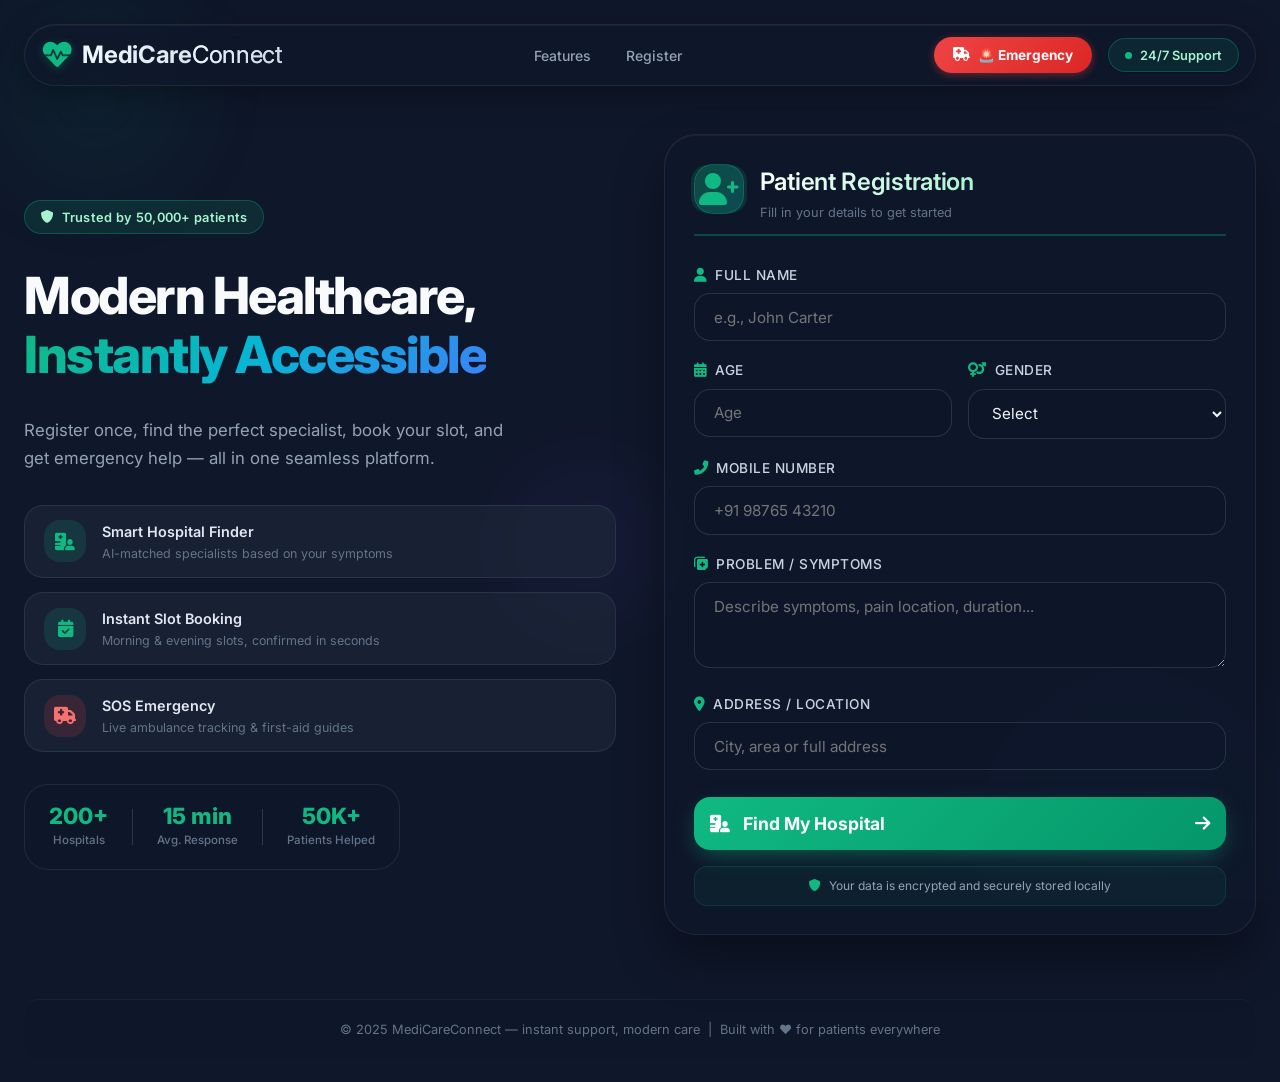
<file: index.html>
<!DOCTYPE html>
<html lang="en">
<head>
  <meta charset="UTF-8">
  <meta name="viewport" content="width=device-width, initial-scale=1.0, viewport-fit=cover">
  <title>MediCareConnect — Modern Healthcare, Instantly</title>
  <meta name="description" content="Find the nearest hospital, book appointments, and get emergency help instantly with MediCareConnect.">
  <!-- Preconnect to speed up external resources -->
  <link rel="preconnect" href="https://fonts.googleapis.com">
  <link rel="preconnect" href="https://fonts.gstatic.com" crossorigin>
  <link rel="preconnect" href="https://cdnjs.cloudflare.com">
  <link href="https://fonts.googleapis.com/css2?family=Inter:wght@400;500;600;700;800&display=swap" rel="stylesheet">
  <link rel="stylesheet" href="https://cdnjs.cloudflare.com/ajax/libs/font-awesome/6.0.0-beta3/css/all.min.css">
  <link rel="stylesheet" href="style.css">
  <link rel="stylesheet" href="enhancements.css">
</head>
<body>
  <!-- Ambient Background (3 orbs, GPU-composited) -->
  <div class="bg-particles" aria-hidden="true">
    <div class="particle p1"></div>
    <div class="particle p2"></div>
    <div class="particle p3"></div>
  </div>

  <div class="app-container">
    <!-- Header -->
    <header class="app-header anim-fade-down">
      <div class="logo">
        <i class="fas fa-heartbeat logo-pulse"></i>
        <span>MediCare<span class="light">Connect</span></span>
      </div>
      <nav class="header-nav">
        <a href="#features" class="nav-link">Features</a>
        <a href="#register" class="nav-link">Register</a>
      </nav>
      <div class="header-right">
        <a href="emergency.html" class="emergency-header-btn" id="emergencyBtn" onclick="localStorage.setItem('previous_page', 'index.html');">
          <i class="fas fa-ambulance"></i> 🚨 Emergency
        </a>
        <div class="header-badge">
          <span class="badge-dot"></span>24/7 Support
        </div>
      </div>
    </header>

    <!-- Welcome Banner (shown if user already registered) -->
    <div id="userLoggedInBanner" class="user-logged-banner" style="display: none;">
      <div class="banner-content">
        <i class="fas fa-check-circle"></i>
        <div>
          <strong>Welcome back, <span id="loggedUserName"></span>!</strong>
          <p>You're already registered. <a href="next.html" class="goto-hospitals-link">Click here to find hospitals</a> or update your info below.</p>
        </div>
        <button id="clearUserBtn" class="clear-user-btn">New User? Register Again</button>
      </div>
    </div>

    <!-- HERO + FORM split layout -->
    <main class="hero-split" id="register">
      <!-- Left: Hero Content -->
      <div class="hero-left anim-fade-right">
        <div class="hero-tag">
          <i class="fas fa-shield-alt"></i> Trusted by 50,000+ patients
        </div>
        <h1 class="hero-headline">
          Modern Healthcare,<br>
          <span class="gradient-text">Instantly Accessible</span>
        </h1>
        <p class="hero-subtitle">
          Register once, find the perfect specialist, book your slot, and get emergency help — all in one seamless platform.
        </p>

        <!-- Feature Pills -->
        <div class="feature-pills" id="features">
          <div class="pill">
            <span class="pill-icon"><i class="fas fa-hospital-user"></i></span>
            <div>
              <strong>Smart Hospital Finder</strong>
              <p>AI-matched specialists based on your symptoms</p>
            </div>
          </div>
          <div class="pill">
            <span class="pill-icon"><i class="fas fa-calendar-check"></i></span>
            <div>
              <strong>Instant Slot Booking</strong>
              <p>Morning & evening slots, confirmed in seconds</p>
            </div>
          </div>
          <div class="pill">
            <span class="pill-icon sos-icon"><i class="fas fa-ambulance"></i></span>
            <div>
              <strong>SOS Emergency</strong>
              <p>Live ambulance tracking & first-aid guides</p>
            </div>
          </div>
        </div>

        <!-- Hero Stats -->
        <div class="hero-stats">
          <div class="stat-item">
            <span class="stat-num">200+</span>
            <span class="stat-label">Hospitals</span>
          </div>
          <div class="stat-divider"></div>
          <div class="stat-item">
            <span class="stat-num">15 min</span>
            <span class="stat-label">Avg. Response</span>
          </div>
          <div class="stat-divider"></div>
          <div class="stat-item">
            <span class="stat-num">50K+</span>
            <span class="stat-label">Patients Helped</span>
          </div>
        </div>
      </div>

      <!-- Right: Registration Form Card -->
      <div class="hero-right anim-fade-left">
        <div class="card registration-card glass-card">
          <div class="card-header">
            <div class="card-header-icon">
              <i class="fas fa-user-plus"></i>
            </div>
            <div>
              <h2>Patient Registration</h2>
              <p class="card-subtitle">Fill in your details to get started</p>
            </div>
          </div>

          <form id="registrationForm" class="registration-form">
            <div class="input-group">
              <label for="fullName"><i class="fas fa-user"></i> Full Name</label>
              <div class="input-wrapper">
                <input type="text" id="fullName" placeholder="e.g., John Carter" autocomplete="off">
              </div>
            </div>

            <div class="input-row">
              <div class="input-group half">
                <label for="age"><i class="fas fa-calendar-alt"></i> Age</label>
                <div class="input-wrapper">
                  <input type="number" id="age" placeholder="Age" min="0" max="120">
                </div>
              </div>
              <div class="input-group half">
                <label for="gender"><i class="fas fa-venus-mars"></i> Gender</label>
                <div class="input-wrapper">
                  <select id="gender">
                    <option value="">Select</option>
                    <option value="Male">Male</option>
                    <option value="Female">Female</option>
                    <option value="Other">Other</option>
                  </select>
                </div>
              </div>
            </div>

            <div class="input-group">
              <label for="mobileNumber"><i class="fas fa-phone-alt"></i> Mobile Number</label>
              <div class="input-wrapper">
                <input type="tel" id="mobileNumber" placeholder="+91 98765 43210" autocomplete="off">
              </div>
            </div>

            <div class="input-group">
              <label for="symptoms"><i class="fas fa-notes-medical"></i> Problem / Symptoms</label>
              <div class="input-wrapper">
                <textarea id="symptoms" rows="3" placeholder="Describe symptoms, pain location, duration..."></textarea>
              </div>
            </div>

            <div class="input-group">
              <label for="address"><i class="fas fa-map-marker-alt"></i> Address / Location</label>
              <div class="input-wrapper">
                <input type="text" id="address" placeholder="City, area or full address" autocomplete="off">
              </div>
            </div>

            <button type="button" id="findHospitalBtn" class="btn-find-hospital">
              <i class="fas fa-hospital-user"></i>
              <span>Find My Hospital</span>
              <i class="fas fa-arrow-right btn-arrow"></i>
            </button>
          </form>

          <div class="form-note">
            <i class="fas fa-shield-alt"></i> Your data is encrypted and securely stored locally
          </div>
        </div>
      </div>
    </main>

    <footer class="app-footer">
      <p>© 2025 MediCareConnect — instant support, modern care &nbsp;|&nbsp; Built with ❤️ for patients everywhere</p>
    </footer>
  </div>

  <script src="script.js"></script>
</body>
</html>
</file>
<file: style.css>
/* style.css - Complete Modern Healthcare Web App */
* {
  margin: 0;
  padding: 0;
  box-sizing: border-box;
}

body {
  font-family: 'Inter', system-ui, -apple-system, 'Segoe UI', Roboto, 'Helvetica Neue', sans-serif;
  background: #0f172a;
  color: #e2e8f0;
  line-height: 1.5;
  min-height: 100vh;
  padding: 1.5rem;
}

html {
  scroll-behavior: smooth;
}

/* ========== COMMON CONTAINERS ========== */
.app-container {
  max-width: 1400px;
  margin: 0 auto;
  display: flex;
  flex-direction: column;
  gap: 2rem;
}

.app-wrapper {
  max-width: 1400px;
  margin: 0 auto;
  display: flex;
  flex-direction: column;
  gap: 1.8rem;
}

/* ========== HEADER STYLES (Common) ========== */
.app-header {
  display: flex;
  justify-content: space-between;
  align-items: center;
  padding: 0.75rem 1rem;
  background: rgba(30, 41, 59, 0.6);
  backdrop-filter: blur(8px);
  border-radius: 2rem;
  border: 1px solid rgba(71, 85, 105, 0.4);
  box-shadow: 0 8px 20px rgba(0, 0, 0, 0.2);
}

.dashboard-header {
  display: flex;
  justify-content: space-between;
  align-items: center;
  flex-wrap: wrap;
  gap: 1rem;
  background: rgba(30, 41, 59, 0.7);
  backdrop-filter: blur(12px);
  padding: 0.9rem 1.8rem;
  border-radius: 2rem;
  border: 1px solid rgba(51, 65, 85, 0.5);
  box-shadow: 0 8px 20px rgba(0, 0, 0, 0.2);
}

.logo {
  display: flex;
  align-items: center;
  gap: 0.6rem;
  font-size: 1.5rem;
  font-weight: 700;
  letter-spacing: -0.3px;
}

.logo i {
  color: #10b981;
  font-size: 1.8rem;
  filter: drop-shadow(0 2px 4px rgba(16, 185, 129, 0.3));
}

.logo span {
  background: linear-gradient(135deg, #f0f9ff 0%, #cbd5e1 100%);
  background-clip: text;
  -webkit-background-clip: text;
  color: transparent;
}

.light {
  font-weight: 400;
  color: #94a3b8;
  background: none;
  -webkit-background-clip: unset;
  background-clip: unset;
  color: #94a3b8;
}

.header-logo {
  display: flex;
  align-items: center;
  gap: 0.6rem;
  font-size: 1.5rem;
  font-weight: 700;
}

.header-logo i {
  color: #10b981;
  font-size: 1.8rem;
}

.header-logo span {
  background: linear-gradient(135deg, #ffffff, #a7f3d0);
  background-clip: text;
  -webkit-background-clip: text;
  color: transparent;
}

.header-badge {
  background: #1e293b;
  padding: 0.4rem 1rem;
  border-radius: 40px;
  font-size: 0.8rem;
  font-weight: 500;
  border: 1px solid #334155;
  box-shadow: 0 1px 2px rgba(0, 0, 0, 0.2);
}

.header-greeting {
  background: #0f172a;
  padding: 0.5rem 1.2rem;
  border-radius: 2rem;
  display: flex;
  align-items: center;
  gap: 0.6rem;
  font-weight: 500;
  border: 1px solid #334155;
}

.header-greeting i {
  color: #10b981;
  font-size: 1.2rem;
}

.header-right {
  display: flex;
  align-items: center;
  gap: 1rem;
}

.header-left {
  display: flex;
  align-items: center;
  gap: 1rem;
}

.back-home-btn {
  background: #1e293b;
  padding: 0.6rem 1.2rem;
  border-radius: 2rem;
  color: #cbd5e1;
  text-decoration: none;
  font-weight: 500;
  font-size: 0.9rem;
  transition: all 0.2s ease;
  display: inline-flex;
  align-items: center;
  gap: 0.6rem;
  border: 1px solid #334155;
}

.back-home-btn:hover {
  background: #10b981;
  color: white;
  border-color: #10b981;
  transform: translateY(-2px);
  box-shadow: 0 4px 12px rgba(16, 185, 129, 0.3);
}

/* ========== EMERGENCY BUTTON ========== */
.emergency-header-btn {
  background: linear-gradient(135deg, #ef4444, #dc2626);
  border: none;
  padding: 0.5rem 1.2rem;
  border-radius: 2rem;
  color: white;
  font-weight: 700;
  font-size: 0.85rem;
  cursor: pointer;
  transition: all 0.2s;
  display: flex;
  align-items: center;
  gap: 0.5rem;
  box-shadow: 0 2px 8px rgba(239, 68, 68, 0.4);
  animation: pulseRed 2s infinite;
}

.emergency-header-btn:hover {
  transform: scale(1.05);
  background: linear-gradient(135deg, #dc2626, #b91c1c);
  box-shadow: 0 4px 12px rgba(239, 68, 68, 0.6);
}

@keyframes pulseRed {
  0%, 100% { box-shadow: 0 2px 8px rgba(239, 68, 68, 0.4); }
  50% { box-shadow: 0 2px 16px rgba(239, 68, 68, 0.8); }
}

/* ========== MAIN CONTENT ========== */
.main-grid {
  display: grid;
  grid-template-columns: 1fr 1fr;
  gap: 2rem;
}

.main-centered {
  display: flex;
  justify-content: center;
  align-items: center;
  min-height: calc(100vh - 200px);
}

/* ========== CARDS ========== */
.card {
  background: #1e293b;
  border-radius: 2rem;
  padding: 1.8rem;
  transition: transform 0.25s ease, box-shadow 0.3s ease;
  box-shadow: 0 20px 35px -12px rgba(0, 0, 0, 0.4);
  border: 1px solid rgba(51, 65, 85, 0.6);
  backdrop-filter: blur(2px);
}

.card:hover {
  transform: translateY(-5px);
  box-shadow: 0 25px 40px -12px rgba(0, 0, 0, 0.5);
}

.registration-card {
  border-top: 5px solid #10b981;
  background: linear-gradient(145deg, #1e293b 0%, #0f172a 100%);
}

.centered-card {
  max-width: 750px;
  width: 100%;
  margin: 0 auto;
}

.card-header {
  display: flex;
  align-items: center;
  gap: 0.75rem;
  margin-bottom: 1.8rem;
  border-bottom: 2px solid rgba(16, 185, 129, 0.3);
  padding-bottom: 0.75rem;
}

.card-header i {
  font-size: 2rem;
  color: #10b981;
  background: rgba(16, 185, 129, 0.15);
  padding: 0.5rem;
  border-radius: 1rem;
}

.card-header h2 {
  font-size: 1.7rem;
  font-weight: 600;
  letter-spacing: -0.3px;
  background: linear-gradient(135deg, #ffffff, #a7f3d0);
  background-clip: text;
  -webkit-background-clip: text;
  color: transparent;
}

/* ========== FORMS ========== */
.registration-form {
  display: flex;
  flex-direction: column;
  gap: 1.2rem;
}

.input-group {
  display: flex;
  flex-direction: column;
  gap: 0.5rem;
}

.input-group label {
  font-size: 0.85rem;
  font-weight: 500;
  text-transform: uppercase;
  letter-spacing: 0.5px;
  color: #cbd5e1;
  display: flex;
  align-items: center;
  gap: 0.5rem;
}

.input-group label i {
  font-size: 0.9rem;
  color: #10b981;
}

.input-group input,
.input-group textarea,
.input-group select {
  background: #0f172a;
  border: 1px solid #334155;
  border-radius: 1.2rem;
  padding: 0.85rem 1.2rem;
  font-family: 'Inter', monospace;
  font-size: 0.95rem;
  color: #f1f5f9;
  transition: all 0.2s ease;
  outline: none;
  resize: vertical;
}

.input-group input:focus,
.input-group textarea:focus,
.input-group select:focus {
  border-color: #10b981;
  box-shadow: 0 0 0 3px rgba(16, 185, 129, 0.2);
  background: #0a0f1f;
}

.input-row {
  display: flex;
  gap: 1rem;
}

.input-group.half {
  flex: 1;
}

/* ========== BUTTONS ========== */
.btn-find-hospital {
  background: linear-gradient(95deg, #10b981, #059669);
  border: none;
  padding: 1rem;
  border-radius: 2rem;
  font-weight: 700;
  font-size: 1.1rem;
  color: white;
  display: flex;
  align-items: center;
  justify-content: center;
  gap: 0.7rem;
  cursor: pointer;
  transition: all 0.25s;
  margin-top: 0.5rem;
  box-shadow: 0 8px 16px -6px rgba(16, 185, 129, 0.3);
}

.btn-find-hospital:hover {
  background: linear-gradient(95deg, #059669, #047857);
  transform: scale(1.02);
  box-shadow: 0 12px 20px -8px rgba(16, 185, 129, 0.5);
}

.book-slot-btn {
  width: 100%;
  background: linear-gradient(95deg, #10b981, #059669);
  border: none;
  padding: 0.8rem;
  border-radius: 1.2rem;
  font-weight: 700;
  color: white;
  display: flex;
  align-items: center;
  justify-content: center;
  gap: 0.6rem;
  cursor: pointer;
  transition: all 0.2s;
  margin-top: 0.5rem;
  font-size: 0.9rem;
}

.book-slot-btn:hover {
  background: linear-gradient(95deg, #059669, #047857);
  transform: scale(1.02);
  box-shadow: 0 6px 12px rgba(16, 185, 129, 0.3);
}

.confirm-btn {
  width: 100%;
  background: #10b981;
  border: none;
  padding: 0.9rem;
  border-radius: 1.5rem;
  font-weight: 700;
  color: #0f172a;
  font-size: 1rem;
  cursor: pointer;
  transition: 0.2s;
  margin-top: 0.5rem;
}

.confirm-btn:hover {
  background: #34d399;
  transform: scale(1.01);
}

/* ========== USER SUMMARY ========== */
.user-summary {
  background: linear-gradient(135deg, #1e293b 0%, #0f172a 100%);
  border-radius: 1.5rem;
  padding: 1.2rem 1.8rem;
  display: flex;
  align-items: center;
  flex-wrap: wrap;
  gap: 1.5rem;
  border-left: 6px solid #10b981;
  box-shadow: 0 8px 18px rgba(0, 0, 0, 0.3);
}

.summary-icon {
  background: rgba(16, 185, 129, 0.15);
  padding: 0.8rem;
  border-radius: 1.2rem;
  font-size: 1.8rem;
  color: #10b981;
}

.summary-details {
  flex: 1;
  display: flex;
  flex-wrap: wrap;
  gap: 1.5rem;
}

.summary-details p {
  font-size: 0.95rem;
  background: #0f172a;
  padding: 0.4rem 1rem;
  border-radius: 2rem;
  display: inline-flex;
  gap: 0.5rem;
}

.summary-details strong {
  color: #cbd5e1;
}

.summary-badge {
  background: #10b981;
  color: #0f172a;
  padding: 0.4rem 1.2rem;
  border-radius: 2rem;
  font-weight: 700;
  font-size: 0.8rem;
  letter-spacing: 0.3px;
}

/* ========== ACTIVE BOOKING CARD ========== */
.active-booking-card {
  background: linear-gradient(135deg, #10b981 0%, #059669 100%);
  border-radius: 1.5rem;
  padding: 1.2rem;
  margin-bottom: 1rem;
  box-shadow: 0 8px 20px rgba(16, 185, 129, 0.3);
  animation: slideDown 0.4s ease;
}

@keyframes slideDown {
  from {
    opacity: 0;
    transform: translateY(-20px);
  }
  to {
    opacity: 1;
    transform: translateY(0);
  }
}

.booking-header {
  display: flex;
  align-items: center;
  gap: 0.8rem;
  margin-bottom: 1rem;
  padding-bottom: 0.8rem;
  border-bottom: 1px solid rgba(255, 255, 255, 0.2);
}

.booking-header i {
  font-size: 1.5rem;
  color: white;
}

.booking-header h3 {
  color: white;
  font-size: 1.1rem;
  margin: 0;
  flex: 1;
}

.booking-status {
  background: rgba(255, 255, 255, 0.2);
  padding: 0.3rem 0.8rem;
  border-radius: 2rem;
  font-size: 0.7rem;
  font-weight: 600;
  color: white;
}

.booking-details {
  display: grid;
  grid-template-columns: repeat(auto-fit, minmax(200px, 1fr));
  gap: 0.8rem;
  margin-bottom: 1rem;
}

.booking-info {
  display: flex;
  align-items: center;
  gap: 0.6rem;
  background: rgba(223, 15, 15, 0.1);
  padding: 0.6rem 1rem;
  border-radius: 1rem;
}

.booking-info i {
  color: white;
  font-size: 1rem;
}

.booking-info div {
  color: rgb(255, 255, 255);
  font-size: 0.85rem;
}

.booking-info strong {
  display: block;
  font-size: 0.7rem;
  opacity: 0.9;
  margin-bottom: 0.2rem;
}

#activeArrival,
.booking-info div:last-child,
.booking-info span {
  color: white !important;
}

.cancel-booking-btn {
  background: rgba(255, 255, 255, 0.2);
  border: 1px solid rgba(255, 255, 255, 0.3);
  padding: 0.6rem;
  border-radius: 1rem;
  color: white;
  font-weight: 600;
  cursor: pointer;
  transition: all 0.2s;
  width: 100%;
  display: flex;
  align-items: center;
  justify-content: center;
  gap: 0.5rem;
}

.cancel-booking-btn:hover {
  background: #ef4444;
  border-color: #ef4444;
}

/* ========== USER LOGGED BANNER ========== */
.user-logged-banner {
  background: linear-gradient(135deg, #10b981, #059669);
  border-radius: 1rem;
  padding: 1rem 1.5rem;
  margin-bottom: 1.5rem;
  animation: slideDown 0.4s ease;
}

.banner-content {
  display: flex;
  align-items: center;
  justify-content: space-between;
  flex-wrap: wrap;
  gap: 1rem;
}

.banner-content i {
  font-size: 2rem;
  color: white;
}

.banner-content div {
  flex: 1;
}

.banner-content strong {
  color: white;
  font-size: 1rem;
}

.banner-content p {
  color: rgba(255, 255, 255, 0.9);
  font-size: 0.85rem;
  margin-top: 0.2rem;
}

.goto-hospitals-link {
  color: white;
  font-weight: 700;
  text-decoration: underline;
  cursor: pointer;
}

.clear-user-btn {
  background: rgba(255, 255, 255, 0.2);
  border: 1px solid rgba(255, 255, 255, 0.3);
  padding: 0.5rem 1rem;
  border-radius: 2rem;
  color: white;
  cursor: pointer;
  transition: all 0.2s;
  font-size: 0.8rem;
}

.clear-user-btn:hover {
  background: #ef4444;
  border-color: #ef4444;
}

/* ========== HOSPITAL GRID & CARDS ========== */
.hospitals-grid {
  display: grid;
  grid-template-columns: repeat(auto-fill, minmax(350px, 1fr));
  gap: 1.5rem;
  padding: 1rem 0;
  min-height: 400px;
}

.hospital-card {
  background: #1e293b;
  border-radius: 1.5rem;
  overflow: hidden;
  transition: transform 0.3s ease, box-shadow 0.3s ease;
  box-shadow: 0 4px 6px rgba(0, 0, 0, 0.1);
  border: 1px solid rgba(51, 65, 85, 0.6);
}

.hospital-card:hover {
  transform: translateY(-5px);
  box-shadow: 0 8px 15px rgba(0, 0, 0, 0.2);
  border-color: rgba(16, 185, 129, 0.4);
}

.card-img {
  position: relative;
  height: 180px;
  overflow: hidden;
}

.card-img img {
  width: 100%;
  height: 100%;
  object-fit: cover;
  transition: transform 0.3s ease;
}

.hospital-card:hover .card-img img {
  transform: scale(1.05);
}

.card-badge {
  position: absolute;
  top: 12px;
  right: 12px;
  background: rgba(0, 0, 0, 0.7);
  backdrop-filter: blur(4px);
  padding: 0.3rem 0.8rem;
  border-radius: 30px;
  font-size: 0.7rem;
  font-weight: 600;
  color: white;
  display: flex;
  align-items: center;
  gap: 5px;
}

.card-content {
  padding: 1.2rem;
}

.hospital-name {
  font-size: 1.2rem;
  font-weight: 700;
  display: flex;
  justify-content: space-between;
  align-items: center;
  margin-bottom: 0.5rem;
  color: white;
}

.hospital-name i {
  color: #10b981;
  font-size: 1rem;
}

.specialty {
  display: inline-block;
  background: rgba(16, 185, 129, 0.2);
  color: #a7f3d0;
  padding: 0.2rem 0.8rem;
  border-radius: 20px;
  font-size: 0.7rem;
  margin-bottom: 0.8rem;
}

.distance {
  display: flex;
  align-items: center;
  gap: 0.5rem;
  font-size: 0.85rem;
  color: #94a3b8;
  margin-bottom: 0.5rem;
}

.distance i {
  color: #10b981;
  width: 18px;
}

.timings-info {
  display: flex;
  align-items: center;
  gap: 0.5rem;
  font-size: 0.75rem;
  color: #10b981;
  margin: 0.5rem 0;
  padding: 0.3rem 0;
  border-top: 1px solid #334155;
  border-bottom: 1px solid #334155;
}

.availability {
  display: flex;
  align-items: center;
  gap: 0.5rem;
  font-size: 0.85rem;
  margin: 0.7rem 0;
  font-weight: 500;
}

.availability.available {
  color: #34d399;
}

.availability.busy {
  color: #f87171;
}

.loading-state {
  text-align: center;
  padding: 3rem;
  background: #1e293b;
  border-radius: 2rem;
  grid-column: 1 / -1;
}

/* ========== FILTER & REFINE SECTIONS ========== */
.filter-info {
  background: rgba(16, 185, 129, 0.1);
  padding: 0.7rem 1.2rem;
  border-radius: 2rem;
  font-size: 0.85rem;
  display: flex;
  align-items: center;
  gap: 0.7rem;
  width: fit-content;
  backdrop-filter: blur(4px);
}

.filter-info i {
  color: #10b981;
}

.refine-section {
  margin: 0.5rem 0 1rem 0;
  text-align: center;
}

.refine-btn {
  background: linear-gradient(135deg, #10b981, #059669);
  border: none;
  padding: 0.8rem 1.5rem;
  border-radius: 2rem;
  color: white;
  font-weight: 700;
  cursor: pointer;
  transition: all 0.2s;
  display: inline-flex;
  align-items: center;
  gap: 0.8rem;
  font-size: 0.95rem;
}

.refine-btn:hover {
  transform: scale(1.02);
  box-shadow: 0 6px 14px rgba(16, 185, 129, 0.4);
}

.update-symptoms-section {
  margin: 0.5rem 0 1rem 0;
  text-align: center;
}

.update-symptoms-btn {
  background: linear-gradient(135deg, #3b82f6, #2563eb);
  border: none;
  padding: 0.8rem 1.5rem;
  border-radius: 2rem;
  color: white;
  font-weight: 700;
  cursor: pointer;
  transition: all 0.2s;
  display: inline-flex;
  align-items: center;
  gap: 0.8rem;
  font-size: 0.95rem;
}

.update-symptoms-btn:hover {
  transform: scale(1.02);
  background: linear-gradient(135deg, #2563eb, #1d4ed8);
  box-shadow: 0 6px 14px rgba(59, 130, 246, 0.4);
}

.problem-hint {
  margin-top: 0.5rem;
  font-size: 0.8rem;
  color: #10b981;
  font-style: italic;
}

/* ========== MODALS ========== */
.modal {
  display: none;
  position: fixed;
  top: 0;
  left: 0;
  width: 100%;
  height: 100%;
  background: rgba(0, 0, 0, 0.8);
  backdrop-filter: blur(8px);
  z-index: 1000;
  align-items: center;
  justify-content: center;
}

.modal-content {
  background: #1e293b;
  border-radius: 2rem;
  width: 90%;
  max-width: 480px;
  animation: modalFadeIn 0.3s ease;
  box-shadow: 0 30px 40px rgba(0, 0, 0, 0.5);
  border: 1px solid #334155;
}

.modal-large {
  max-width: 700px !important;
  width: 90% !important;
}

@keyframes modalFadeIn {
  from {
    opacity: 0;
    transform: scale(0.95);
  }
  to {
    opacity: 1;
    transform: scale(1);
  }
}

.modal-header {
  display: flex;
  justify-content: space-between;
  align-items: center;
  padding: 1.2rem 1.5rem;
  border-bottom: 1px solid #334155;
}

.modal-header h3 {
  display: flex;
  align-items: center;
  gap: 0.6rem;
  color: #10b981;
}

.close-modal {
  font-size: 2rem;
  cursor: pointer;
  transition: 0.2s;
  color: #94a3b8;
}

.close-modal:hover {
  color: #ef4444;
}

.modal-body {
  padding: 1.5rem;
}

/* ========== EMERGENCY MODAL ========== */
.emergency-modal {
  display: none;
  position: fixed;
  top: 0;
  left: 0;
  width: 100%;
  height: 100%;
  background: rgba(0, 0, 0, 0.9);
  backdrop-filter: blur(8px);
  z-index: 10000;
  align-items: center;
  justify-content: center;
}

.emergency-modal-content {
  background: #1e293b;
  border-radius: 2rem;
  max-width: 500px;
  width: 90%;
  animation: modalFadeIn 0.3s ease;
  border: 2px solid #ef4444;
}

.emergency-modal-header {
  display: flex;
  align-items: center;
  gap: 1rem;
  padding: 1.5rem;
  background: #ef4444;
  border-radius: 2rem 2rem 0 0;
  color: white;
}

.emergency-modal-header i {
  font-size: 2rem;
}

.emergency-modal-header h2 {
  flex: 1;
  margin: 0;
}

.close-emergency, .close-emergency2 {
  font-size: 2rem;
  cursor: pointer;
  transition: 0.2s;
}

.close-emergency:hover, .close-emergency2:hover {
  color: #0f172a;
}

.emergency-modal-body {
  padding: 1.5rem;
}

.emergency-actions-modal {
  display: flex;
  gap: 1rem;
  margin: 1.5rem 0;
}

.emergency-modal-btn {
  flex: 1;
  background: #ef4444;
  border: none;
  padding: 1rem;
  border-radius: 1rem;
  color: white;
  font-weight: 700;
  cursor: pointer;
  transition: all 0.2s;
  display: flex;
  align-items: center;
  justify-content: center;
  gap: 0.5rem;
}

.emergency-modal-btn:hover {
  background: #dc2626;
  transform: scale(1.02);
}

.warning-text-modal {
  text-align: center;
  color: #f87171;
  font-size: 0.85rem;
  margin-top: 1rem;
}

/* ========== SLOT BOOKING SECTIONS ========== */
.hospital-info-section {
  display: flex;
  align-items: center;
  gap: 1rem;
  background: #0f172a;
  padding: 1rem;
  border-radius: 1rem;
  margin-bottom: 1.5rem;
}

.hospital-info-section i {
  font-size: 2rem;
  color: #10b981;
}

.modal-hospital-name {
  font-size: 1.1rem;
  font-weight: 700;
  color: #e2e8f0;
  margin-bottom: 0.2rem;
}

.modal-hospital-type {
  font-size: 0.8rem;
  color: #10b981;
}

.date-selector {
  margin-bottom: 1.5rem;
}

.date-selector label {
  display: flex;
  align-items: center;
  gap: 0.5rem;
  font-size: 0.9rem;
  font-weight: 600;
  color: #cbd5e1;
  margin-bottom: 0.5rem;
}

.date-input {
  background: #0f172a;
  border: 1px solid #334155;
  padding: 0.7rem 1rem;
  border-radius: 1rem;
  color: #e2e8f0;
  font-family: 'Inter', sans-serif;
  width: 100%;
  cursor: pointer;
}

.date-input:focus {
  outline: none;
  border-color: #10b981;
}

.slot-sections {
  display: flex;
  flex-direction: column;
  gap: 1.5rem;
  margin-bottom: 1.5rem;
  max-height: 400px;
  overflow-y: auto;
}

.slot-section {
  background: #0f172a;
  border-radius: 1rem;
  padding: 1rem;
}

.section-title {
  display: flex;
  align-items: center;
  gap: 0.6rem;
  margin-bottom: 1rem;
  padding-bottom: 0.5rem;
  border-bottom: 2px solid #334155;
}

.section-title i {
  font-size: 1.2rem;
}

.section-title span {
  font-weight: 700;
  font-size: 1rem;
}

.section-title small {
  font-size: 0.7rem;
  color: #94a3b8;
  margin-left: auto;
}

.slot-group {
  display: grid;
  grid-template-columns: repeat(auto-fill, minmax(140px, 1fr));
  gap: 0.8rem;
}

.slot-option-card {
  background: #1e293b;
  border: 2px solid #334155;
  border-radius: 0.8rem;
  padding: 0.8rem;
  cursor: pointer;
  transition: all 0.2s;
  text-align: center;
  position: relative;
}

.slot-option-card:hover:not(.disabled) {
  border-color: #10b981;
  transform: translateY(-2px);
}

.slot-option-card.selected {
  border-color: #10b981;
  background: rgba(16, 185, 129, 0.2);
  box-shadow: 0 0 0 2px rgba(16, 185, 129, 0.3);
  transform: scale(1.02);
}

.slot-option-card.disabled {
  opacity: 0.4;
  cursor: not-allowed;
  filter: grayscale(0.3);
}

.slot-option-card.disabled:hover {
  transform: none;
  border-color: #334155;
}

.slot-time {
  font-weight: 700;
  font-size: 0.9rem;
  color: #f1f4f2;
  display: block;
  margin-bottom: 0.3rem;
}

.slot-availability {
  font-size: 0.7rem;
  display: block;
}

.no-slots {
  text-align: center;
  padding: 1.5rem;
  color: #f87171;
  font-size: 0.85rem;
  background: rgba(239, 68, 68, 0.1);
  border-radius: 0.8rem;
}

/* Custom scrollbar */
.slot-sections::-webkit-scrollbar {
  width: 6px;
}

.slot-sections::-webkit-scrollbar-track {
  background: #0f172a;
  border-radius: 10px;
}

.slot-sections::-webkit-scrollbar-thumb {
  background: #10b981;
  border-radius: 10px;
}

/* ========== TOAST MESSAGE ========== */
.toast-message {
  position: fixed;
  bottom: 30px;
  left: 50%;
  transform: translateX(-50%) scale(0.9);
  background: #10b981;
  color: #0f172a;
  padding: 1rem 2rem;
  border-radius: 2rem;
  font-weight: 700;
  box-shadow: 0 15px 30px rgba(0, 0, 0, 0.3);
  z-index: 1100;
  opacity: 0;
  transition: 0.2s;
  pointer-events: none;
  text-align: center;
  max-width: 90%;
  backdrop-filter: blur(8px);
}

.toast-message.show {
  opacity: 1;
  transform: translateX(-50%) scale(1);
}

/* ========== FOOTER ========== */
.app-footer {
  text-align: center;
  margin-top: 1rem;
  font-size: 0.8rem;
  color: #64748b;
  padding: 1rem;
  border-top: 1px solid #1e293b;
}

/* ========== RESPONSIVE DESIGN ========== */
@media (max-width: 880px) {
  .main-grid {
    grid-template-columns: 1fr;
    gap: 1.5rem;
  }
  
  body {
    padding: 1rem;
  }
  
  .card {
    padding: 1.4rem;
  }
  
  .card-header h2 {
    font-size: 1.4rem;
  }
}

@media (max-width: 768px) {
  body {
    padding: 1rem;
  }
  
  .dashboard-header {
    flex-direction: column;
    align-items: stretch;
    text-align: center;
  }
  
  .user-summary {
    flex-direction: column;
    align-items: flex-start;
  }
  
  .summary-details {
    flex-direction: column;
    gap: 0.5rem;
  }
  
  .hospitals-grid {
    grid-template-columns: 1fr;
  }
  
  .modal-content {
    width: 95%;
  }
  
  .header-right {
    justify-content: space-between;
  }
  
  .main-centered {
    min-height: calc(100vh - 250px);
  }
}

@media (max-width: 640px) {
  .input-row {
    flex-direction: column;
    gap: 1rem;
  }
  
  .slot-group {
    grid-template-columns: 1fr;
  }
  
  .booking-details {
    grid-template-columns: 1fr;
  }
  
  .modal-large {
    max-width: 95% !important;
  }
  
  .emergency-header-btn {
    padding: 0.4rem 0.8rem;
    font-size: 0.75rem;
  }
  
  .banner-content {
    flex-direction: column;
    text-align: center;
  }
}

@media (max-width: 480px) {
  .app-header {
    flex-direction: column;
    gap: 0.5rem;
    align-items: flex-start;
  }
  
  .btn-find-hospital {
    font-size: 1rem;
  }
}

/* ========== UTILITIES ========== */
button {
  cursor: pointer;
  font-family: 'Inter', sans-serif;
}

button:focus-visible,
input:focus-visible,
textarea:focus-visible,
select:focus-visible {
  outline: 2px solid #10b981;
  outline-offset: 2px;
}

.form-note {
  font-size: 0.75rem;
  text-align: center;
  margin-top: 1.2rem;
  color: #94a3b8;
  display: flex;
  align-items: center;
  justify-content: center;
  gap: 0.5rem;
}

.form-note i {
  color: #10b981;
}

/* Remove underline from emergency button link */
.emergency-header-btn {
    text-decoration: none;
}

/* Also add this to ensure no underline on hover */
.emergency-header-btn:hover {
    text-decoration: none;
}
/* Navigation button styles */
.navigate-btn {
    background: #3b82f6;
    border: none;
    border-radius: 1.2rem;
    color: white;
    cursor: pointer;
    transition: all 0.2s;
    padding: 0.8rem;
    font-weight: 600;
    display: flex;
    align-items: center;
    justify-content: center;
    gap: 0.5rem;
}

.navigate-btn:hover {
    background: #2563eb;
    transform: scale(1.02);
}

.navigate-booking-btn {
    background: #3b82f6;
    border: none;
    border-radius: 1rem;
    padding: 0.6rem;
    color: white;
    font-weight: 600;
    cursor: pointer;
    transition: all 0.2s;
    display: flex;
    align-items: center;
    justify-content: center;
    gap: 0.5rem;
}

.navigate-booking-btn:hover {
    background: #2563eb;
    transform: scale(1.02);
}
/* Navigation button in active booking card */
.navigate-booking-btn {
    background: linear-gradient(135deg, #3b82f6, #2563eb);
    border: none;
    border-radius: 1rem;
    padding: 0.7rem;
    color: white;
    font-weight: 600;
    cursor: pointer;
    transition: all 0.2s;
    display: flex;
    align-items: center;
    justify-content: center;
    gap: 0.5rem;
    font-size: 0.9rem;
}

.navigate-booking-btn:hover {
    background: linear-gradient(135deg, #2563eb, #1d4ed8);
    transform: translateY(-2px);
    box-shadow: 0 4px 12px rgba(59, 130, 246, 0.4);
}


/* Toast notification styling */
#customToast {
    position: fixed;
    bottom: 30px;
    left: 50%;
    transform: translateX(-50%) scale(0.9);
    background: #10b981;
    color: #0f172a;
    padding: 1rem 2rem;
    border-radius: 2rem;
    font-weight: 700;
    box-shadow: 0 15px 30px rgba(0, 0, 0, 0.3);
    z-index: 10000;
    opacity: 0;
    transition: 0.3s;
    pointer-events: none;
    text-align: center;
    max-width: 90%;
    font-size: 0.9rem;
    font-family: 'Inter', sans-serif;
}

.update-symptoms-btn {
    background: linear-gradient(135deg, #3b82f6, #2563eb);
    border: none;
    padding: 0.8rem 1.5rem;
    border-radius: 2rem;
    color: white;
    font-weight: 700;
    cursor: pointer;
    transition: all 0.2s;
    display: inline-flex;
    align-items: center;
    gap: 0.8rem;
    font-size: 0.95rem;
    margin-top: 0.5rem;
}

.update-symptoms-btn:hover {
    transform: scale(1.02);
    background: linear-gradient(135deg, #2563eb, #1d4ed8);
    box-shadow: 0 6px 14px rgba(59, 130, 246, 0.4);
}

/* Navigation button styles */
.navigate-btn {
    background: #3b82f6;
    border: none;
    border-radius: 1.2rem;
    color: white;
    cursor: pointer;
    transition: all 0.2s;
    padding: 0.8rem;
    font-weight: 600;
    display: flex;
    align-items: center;
    justify-content: center;
    gap: 5px;
}

.navigate-btn:hover {
    background: #2563eb;
    transform: scale(1.02);
    box-shadow: 0 4px 12px rgba(59, 130, 246, 0.4);
}

/* Book slot button */
.book-slot-btn {
    background: linear-gradient(95deg, #10b981, #059669);
    border: none;
    padding: 0.8rem;
    border-radius: 1.2rem;
    font-weight: 700;
    color: white;
    display: flex;
    align-items: center;
    justify-content: center;
    gap: 0.6rem;
    cursor: pointer;
    transition: all 0.2s;
    font-size: 0.9rem;
}

.book-slot-btn:hover {
    background: linear-gradient(95deg, #059669, #047857);
    transform: scale(1.02);
}

/* ========== CANCEL BOOKING BUTTON RED HOVER EFFECT ========== */
.cancel-booking-btn,
#cancelBookingBtn {
    background: rgba(222, 229, 224, 0.15) !important;
    border: 1px solid rgba(255, 255, 255, 0.3) !important;
    padding: 0.7rem 1rem !important;
    border-radius: 1rem !important;
    color: #f7f5f5 !important;
    font-weight: 600 !important;
    cursor: pointer !important;
    transition: all 0.3s ease !important;
    width: 100% !important;
    display: flex !important;
    align-items: center !important;
    justify-content: center !important;
    gap: 0.6rem !important;
    font-size: 0.9rem !important;
}

.cancel-booking-btn:hover,
#cancelBookingBtn:hover {
    background: #ef4444 !important;
    border-color: #ef4444 !important;
    color: white !important;
    transform: translateY(-2px) !important;
    box-shadow: 0 6px 20px rgba(239, 68, 68, 0.5) !important;
}
</file>
<file: enhancements.css>
/* ==============================================
   ENHANCEMENTS.CSS — Premium MediCareConnect UI
   ============================================== */

/* ========== BACKGROUND PARTICLES ========== */
.bg-particles {
  position: fixed;
  top: 0; left: 0;
  width: 100%; height: 100%;
  pointer-events: none;
  z-index: 0;
  overflow: hidden;
}

.particle {
  position: absolute;
  border-radius: 50%;
  opacity: 0.06;
  /* Promote to own compositor layer — prevents repaints */
  will-change: transform;
  transform: translateZ(0);
  animation: floatParticle linear infinite;
}

/* Only 3 particles now */
.p1 { width: 350px; height: 350px; background: radial-gradient(circle, #10b981, transparent 70%); top: -80px; left: -80px; animation-duration: 25s; }
.p2 { width: 450px; height: 450px; background: radial-gradient(circle, #3b82f6, transparent 70%); bottom: -150px; right: -80px; animation-duration: 32s; animation-delay: -10s; }
.p3 { width: 280px; height: 280px; background: radial-gradient(circle, #8b5cf6, transparent 70%); top: 45%; left: 35%; animation-duration: 28s; animation-delay: -6s; }

@keyframes floatParticle {
  /* Only translate — far cheaper than scale */
  0%   { transform: translateZ(0) translateY(0); }
  50%  { transform: translateZ(0) translateY(-30px); }
  100% { transform: translateZ(0) translateY(0); }
}

/* Ensure content is above particles */
.app-container {
  position: relative;
  z-index: 1;
}

/* ========== ENTRANCE ANIMATIONS ========== */
@keyframes fadeDown {
  from { opacity: 0; transform: translateY(-24px); }
  to { opacity: 1; transform: translateY(0); }
}
@keyframes fadeRight {
  from { opacity: 0; transform: translateX(-40px); }
  to { opacity: 1; transform: translateX(0); }
}
@keyframes fadeLeft {
  from { opacity: 0; transform: translateX(40px); }
  to { opacity: 1; transform: translateX(0); }
}
@keyframes fadeUp {
  from { opacity: 0; transform: translateY(30px); }
  to { opacity: 1; transform: translateY(0); }
}

.anim-fade-down { animation: fadeDown 0.6s ease both; }
.anim-fade-right { animation: fadeRight 0.7s ease 0.1s both; }
.anim-fade-left { animation: fadeLeft 0.7s ease 0.2s both; }
.anim-fade-up { animation: fadeUp 0.6s ease 0.3s both; }

/* ========== HEADER ENHANCEMENTS ========== */
.app-header {
  background: rgba(15, 23, 42, 0.7) !important;
  backdrop-filter: blur(20px) !important;
  -webkit-backdrop-filter: blur(20px) !important;
  border: 1px solid rgba(71, 85, 105, 0.3) !important;
  box-shadow: 0 8px 32px rgba(0, 0, 0, 0.3), inset 0 1px 0 rgba(255,255,255,0.05) !important;
}

.logo-pulse {
  /* Use filter only — much lighter than scale on text */
  animation: logoPulse 3s ease-in-out infinite;
  will-change: filter;
}
@keyframes logoPulse {
  0%, 100% { filter: drop-shadow(0 0 4px rgba(16, 185, 129, 0.4)); }
  50%       { filter: drop-shadow(0 0 12px rgba(16, 185, 129, 0.85)); }
}

.header-nav {
  display: flex;
  gap: 0.2rem;
  align-items: center;
}

.nav-link {
  color: #94a3b8;
  text-decoration: none;
  font-size: 0.875rem;
  font-weight: 500;
  padding: 0.4rem 1rem;
  border-radius: 2rem;
  transition: all 0.2s ease;
}
.nav-link:hover {
  color: #e2e8f0;
  background: rgba(255, 255, 255, 0.07);
}

.header-badge {
  display: flex;
  align-items: center;
  gap: 0.5rem;
  background: rgba(16, 185, 129, 0.1) !important;
  border: 1px solid rgba(16, 185, 129, 0.3) !important;
  color: #a7f3d0 !important;
  font-weight: 600;
}

.badge-dot {
  width: 7px; height: 7px;
  background: #10b981;
  border-radius: 50%;
  display: inline-block;
  box-shadow: 0 0 0 0 rgba(16, 185, 129, 0.5);
  animation: dotPulse 2s infinite;
}
@keyframes dotPulse {
  0% { box-shadow: 0 0 0 0 rgba(16, 185, 129, 0.5); }
  70% { box-shadow: 0 0 0 6px rgba(16, 185, 129, 0); }
  100% { box-shadow: 0 0 0 0 rgba(16, 185, 129, 0); }
}

/* ========== HERO SPLIT LAYOUT ========== */
.hero-split {
  display: grid;
  grid-template-columns: 1fr 1fr;
  gap: 3rem;
  align-items: center;
  min-height: calc(100vh - 120px);
  padding: 1rem 0;
}

/* ========== HERO LEFT ========== */
.hero-left {
  display: flex;
  flex-direction: column;
  gap: 2rem;
}

.hero-tag {
  display: inline-flex;
  align-items: center;
  gap: 0.5rem;
  background: rgba(16, 185, 129, 0.12);
  border: 1px solid rgba(16, 185, 129, 0.3);
  color: #a7f3d0;
  font-size: 0.8rem;
  font-weight: 600;
  padding: 0.4rem 1rem;
  border-radius: 2rem;
  width: fit-content;
  letter-spacing: 0.3px;
}

.hero-headline {
  font-size: clamp(2.2rem, 4vw, 3.5rem);
  font-weight: 800;
  line-height: 1.15;
  letter-spacing: -1.5px;
  color: #f8fafc;
}

.gradient-text {
  background: linear-gradient(135deg, #10b981 0%, #06b6d4 50%, #3b82f6 100%);
  background-clip: text;
  -webkit-background-clip: text;
  color: transparent;
  /* Static gradient — no animation, much cheaper */
}

.hero-subtitle {
  font-size: 1.05rem;
  color: #94a3b8;
  line-height: 1.7;
  max-width: 480px;
}

/* ========== FEATURE PILLS ========== */
.feature-pills {
  display: flex;
  flex-direction: column;
  gap: 0.9rem;
}

.pill {
  display: flex;
  align-items: center;
  gap: 1rem;
  background: rgba(30, 41, 59, 0.6);
  border: 1px solid rgba(51, 65, 85, 0.6);
  border-radius: 1.2rem;
  padding: 0.9rem 1.2rem;
  backdrop-filter: blur(8px);
  transition: all 0.25s ease;
  cursor: default;
}
.pill:hover {
  border-color: rgba(16, 185, 129, 0.4);
  background: rgba(16, 185, 129, 0.07);
  transform: translateX(6px);
}

.pill-icon {
  width: 42px; height: 42px;
  background: rgba(16, 185, 129, 0.15);
  border-radius: 1rem;
  display: flex;
  align-items: center;
  justify-content: center;
  color: #10b981;
  font-size: 1.1rem;
  flex-shrink: 0;
  transition: all 0.25s;
}
.pill:hover .pill-icon {
  background: rgba(16, 185, 129, 0.25);
  transform: scale(1.1);
}
.sos-icon {
  background: rgba(239, 68, 68, 0.15) !important;
  color: #f87171 !important;
}
.pill:hover .sos-icon {
  background: rgba(239, 68, 68, 0.25) !important;
}

.pill div strong {
  display: block;
  font-size: 0.9rem;
  font-weight: 600;
  color: #e2e8f0;
  margin-bottom: 0.15rem;
}
.pill div p {
  font-size: 0.78rem;
  color: #64748b;
  line-height: 1.4;
}

/* ========== HERO STATS ========== */
.hero-stats {
  display: flex;
  align-items: center;
  gap: 1.5rem;
  padding: 1.2rem 1.5rem;
  background: rgba(15, 23, 42, 0.5);
  border: 1px solid rgba(51, 65, 85, 0.5);
  border-radius: 1.5rem;
  backdrop-filter: blur(8px);
  width: fit-content;
}

.stat-item {
  display: flex;
  flex-direction: column;
  align-items: center;
}

.stat-num {
  font-size: 1.4rem;
  font-weight: 800;
  color: #10b981;
  line-height: 1.1;
}

.stat-label {
  font-size: 0.72rem;
  color: #64748b;
  font-weight: 500;
  margin-top: 0.2rem;
}

.stat-divider {
  width: 1px;
  height: 36px;
  background: rgba(51, 65, 85, 0.8);
}

/* ========== FORM / GLASS CARD ========== */
.glass-card {
  background: rgba(15, 23, 42, 0.65) !important;
  /* backdrop-filter only on card — not particles/modals */
  backdrop-filter: blur(16px) !important;
  -webkit-backdrop-filter: blur(16px) !important;
  border: 1px solid rgba(71, 85, 105, 0.3) !important;
  box-shadow:
    0 24px 48px rgba(0, 0, 0, 0.35),
    inset 0 1px 0 rgba(255,255,255,0.05) !important;
}

.card-header {
  display: flex;
  align-items: flex-start !important;
  gap: 1rem !important;
  margin-bottom: 1.8rem;
}

.card-header-icon {
  width: 50px; height: 50px;
  background: linear-gradient(135deg, rgba(16, 185, 129, 0.2), rgba(6, 182, 212, 0.2));
  border: 1px solid rgba(16, 185, 129, 0.3);
  border-radius: 1.2rem;
  display: flex;
  align-items: center;
  justify-content: center;
  font-size: 1.4rem;
  color: #10b981;
  flex-shrink: 0;
}

.card-header h2 {
  font-size: 1.5rem !important;
  margin-bottom: 0.15rem;
}

.card-subtitle {
  font-size: 0.8rem;
  color: #64748b;
  font-weight: 400;
}

/* ========== ENHANCED FORM INPUTS ========== */
.input-wrapper {
  position: relative;
}

.input-group input,
.input-group textarea,
.input-group select {
  background: rgba(15, 23, 42, 0.7) !important;
  border: 1px solid rgba(51, 65, 85, 0.7) !important;
  border-radius: 1rem !important;
  transition: all 0.3s ease !important;
  width: 100%;
}

.input-group input:focus,
.input-group textarea:focus,
.input-group select:focus {
  border-color: #10b981 !important;
  box-shadow: 0 0 0 3px rgba(16, 185, 129, 0.15), 0 4px 12px rgba(0,0,0,0.2) !important;
  background: rgba(15, 23, 42, 0.9) !important;
  transform: translateY(-1px);
}

.input-group input:hover:not(:focus),
.input-group textarea:hover:not(:focus),
.input-group select:hover:not(:focus) {
  border-color: rgba(71, 85, 105, 0.9) !important;
}

.input-group select option {
  background: #1e293b;
  color: #e2e8f0;
}

/* ========== ENHANCED FIND HOSPITAL BUTTON ========== */
.btn-find-hospital {
  position: relative;
  overflow: hidden;
  background: linear-gradient(135deg, #10b981, #059669) !important;
  border-radius: 1rem !important;
  transition: all 0.3s ease !important;
  box-shadow: 0 8px 24px -6px rgba(16, 185, 129, 0.5) !important;
  display: flex !important;
  align-items: center !important;
  gap: 0.8rem !important;
}

.btn-find-hospital::before {
  content: '';
  position: absolute;
  inset: 0;
  background: linear-gradient(135deg, rgba(255,255,255,0.1), transparent);
  opacity: 0;
  transition: opacity 0.3s;
}

.btn-find-hospital:hover {
  transform: translateY(-3px) !important;
  box-shadow: 0 16px 32px -8px rgba(16, 185, 129, 0.6) !important;
  background: linear-gradient(135deg, #0ea472, #047857) !important;
}

.btn-find-hospital:hover::before { opacity: 1; }

.btn-find-hospital:active {
  transform: translateY(-1px) !important;
  box-shadow: 0 8px 16px -4px rgba(16, 185, 129, 0.4) !important;
}

.btn-arrow {
  margin-left: auto;
  transition: transform 0.3s ease;
}
.btn-find-hospital:hover .btn-arrow {
  transform: translateX(4px);
}

/* ========== EMERGENCY BUTTON ENHANCED ========== */
.emergency-header-btn {
  position: relative;
  overflow: hidden;
}
.emergency-header-btn::after {
  content: '';
  position: absolute;
  inset: 0;
  background: rgba(255,255,255,0.1);
  border-radius: inherit;
  opacity: 0;
  transition: opacity 0.2s;
}
.emergency-header-btn:hover::after { opacity: 1; }

/* ========== FORM NOTE ========== */
.form-note {
  background: rgba(16, 185, 129, 0.06);
  border: 1px solid rgba(16, 185, 129, 0.15);
  border-radius: 0.8rem;
  padding: 0.6rem 1rem;
  margin-top: 1rem !important;
}

/* ========== FOOTER ENHANCED ========== */
.app-footer {
  border-top: 1px solid rgba(30, 41, 59, 0.7) !important;
  background: rgba(15, 23, 42, 0.3);
  border-radius: 1rem;
  padding: 1.2rem !important;
}

/* ========== HOSPITAL CARD ENHANCEMENTS (next.html) ========== */
.hospital-card {
  border: 1px solid rgba(51, 65, 85, 0.5) !important;
  transition: all 0.3s cubic-bezier(0.4, 0, 0.2, 1) !important;
  background: rgba(30, 41, 59, 0.8) !important;
  backdrop-filter: blur(8px);
}

.hospital-card:hover {
  transform: translateY(-8px) !important;
  box-shadow: 0 20px 40px rgba(0,0,0,0.35), 0 0 0 1px rgba(16, 185, 129, 0.2) !important;
  border-color: rgba(16, 185, 129, 0.35) !important;
}

.hospital-card:hover .card-img img {
  transform: scale(1.08) !important;
}

/* ========== MODAL ENHANCEMENTS ========== */
.modal-content {
  /* Solid enough background — no blur needed on modal */
  background: #0f172a !important;
  border: 1px solid rgba(71, 85, 105, 0.4) !important;
}

.modal {
  /* Lighter blur on overlay */
  backdrop-filter: blur(6px) !important;
}

/* ========== SLOT CARDS ========== */
.slot-option-card {
  border: 1px solid rgba(51, 65, 85, 0.6) !important;
  background: rgba(15, 23, 42, 0.6) !important;
  transition: all 0.2s ease !important;
}

.slot-option-card:hover:not(.disabled) {
  border-color: #10b981 !important;
  box-shadow: 0 0 0 1px rgba(16, 185, 129, 0.2) !important;
  transform: translateY(-3px) scale(1.02) !important;
}

.slot-option-card.selected {
  box-shadow: 0 0 0 2px #10b981, 0 6px 16px rgba(16, 185, 129, 0.25) !important;
}

/* ========== TOAST ENHANCED ========== */
.toast-message {
  border-radius: 1rem !important;
  font-size: 0.9rem !important;
  display: flex;
  align-items: center;
  gap: 0.5rem;
  box-shadow: 0 20px 60px rgba(0,0,0,0.4) !important;
}

/* ========== USER SUMMARY CARD (next.html) ========== */
.user-summary {
  background: rgba(15, 23, 42, 0.85) !important;
  /* No backdrop-filter here — saves GPU on a non-critical card */
  border: 1px solid rgba(16, 185, 129, 0.25) !important;
  border-left: 5px solid #10b981 !important;
  box-shadow: 0 8px 24px rgba(0,0,0,0.25) !important;
  animation: fadeUp 0.5s ease both;
}

/* ========== SCROLLBAR GLOBAL ========== */
::-webkit-scrollbar { width: 6px; }
::-webkit-scrollbar-track { background: rgba(15, 23, 42, 0.5); }
::-webkit-scrollbar-thumb { background: rgba(16, 185, 129, 0.5); border-radius: 6px; }
::-webkit-scrollbar-thumb:hover { background: #10b981; }

/* ========== REFINE BTN ========== */
.refine-btn {
  background: linear-gradient(135deg, #10b981, #059669) !important;
  box-shadow: 0 8px 24px -6px rgba(16, 185, 129, 0.5) !important;
  transition: all 0.3s ease !important;
}
.refine-btn:hover {
  transform: translateY(-2px) scale(1.02) !important;
  box-shadow: 0 14px 28px -8px rgba(16, 185, 129, 0.6) !important;
}

/* ========== DASHBOARD HEADER ========== */
.dashboard-header {
  background: rgba(15, 23, 42, 0.85) !important;
  /* Single blur point — header only */
  backdrop-filter: blur(16px) !important;
  -webkit-backdrop-filter: blur(16px) !important;
  border: 1px solid rgba(71, 85, 105, 0.3) !important;
}

/* ========== RESPONSIVE ========== */
@media (max-width: 1024px) {
  .hero-split {
    grid-template-columns: 1fr;
    gap: 2rem;
    min-height: auto;
  }
  .hero-left {
    order: 2;
  }
  .hero-right {
    order: 1;
  }
  .hero-headline {
    font-size: 2rem;
  }
}

@media (max-width: 768px) {
  .hero-stats {
    flex-wrap: wrap;
    gap: 1rem;
  }
  .header-nav {
    display: none;
  }
  .feature-pills {
    gap: 0.6rem;
  }
}

@media (max-width: 480px) {
  .hero-headline {
    font-size: 1.7rem;
  }
  .stat-num {
    font-size: 1.1rem;
  }
}

/* ========== SOS RADAR RINGS ========== */
.sos-radar-wrapper {
  position: relative;
  display: inline-flex;
  align-items: center;
  justify-content: center;
  margin: 0 auto 1rem;
}

.radar-ring {
  position: absolute;
  border-radius: 50%;
  border: 2px solid rgba(239, 68, 68, 0.5);
  animation: radarExpand 2.4s ease-out infinite;
  pointer-events: none;
}

.r1 { width: 200px; height: 200px; animation-delay: 0s; }
.r2 { width: 200px; height: 200px; animation-delay: 0.8s; }
.r3 { width: 200px; height: 200px; animation-delay: 1.6s; }

@keyframes radarExpand {
  0%   { transform: scale(1);   opacity: 0.7; }
  100% { transform: scale(2.2); opacity: 0; }
}

/* sos-button must be positioned above rings */
.sos-radar-wrapper .sos-button {
  position: relative;
  z-index: 1;
  margin: 0;
}

/* ========== CUSTOM TOAST NOTIFICATION ========== */
#enhancedToast {
  position: fixed;
  bottom: 32px;
  left: 50%;
  transform: translateX(-50%) translateY(20px);
  display: flex;
  align-items: center;
  gap: 0.75rem;
  padding: 0.9rem 1.5rem;
  border-radius: 1rem;
  font-weight: 600;
  font-size: 0.9rem;
  font-family: 'Inter', sans-serif;
  box-shadow: 0 20px 60px rgba(0, 0, 0, 0.5);
  z-index: 99999;
  opacity: 0;
  pointer-events: none;
  transition: opacity 0.3s ease, transform 0.3s ease;
  max-width: 420px;
  backdrop-filter: blur(12px);
}

#enhancedToast.show {
  opacity: 1;
  transform: translateX(-50%) translateY(0);
  pointer-events: auto;
}

#enhancedToast.toast-success {
  background: linear-gradient(135deg, rgba(16, 185, 129, 0.95), rgba(5, 150, 105, 0.95));
  border: 1px solid rgba(16, 185, 129, 0.4);
  color: white;
}

#enhancedToast.toast-error {
  background: linear-gradient(135deg, rgba(239, 68, 68, 0.95), rgba(220, 38, 38, 0.95));
  border: 1px solid rgba(239, 68, 68, 0.4);
  color: white;
}

#enhancedToast.toast-info {
  background: linear-gradient(135deg, rgba(59, 130, 246, 0.95), rgba(37, 99, 235, 0.95));
  border: 1px solid rgba(59, 130, 246, 0.4);
  color: white;
}

#enhancedToast .toast-icon {
  font-size: 1.2rem;
  flex-shrink: 0;
}

/* ========== FORM INPUT ERROR STATE ========== */
.input-group input.input-error,
.input-group textarea.input-error,
.input-group select.input-error {
  border-color: #ef4444 !important;
  box-shadow: 0 0 0 3px rgba(239, 68, 68, 0.15) !important;
  animation: shakeinput 0.4s ease;
}

@keyframes shakeinput {
  0%, 100% { transform: translateX(0); }
  20%       { transform: translateX(-6px); }
  40%       { transform: translateX(6px); }
  60%       { transform: translateX(-4px); }
  80%       { transform: translateX(4px); }
}

/* ========== ACTION CARD GLOW (emergency page) ========== */
.action-card {
  transition: all 0.3s cubic-bezier(0.4, 0, 0.2, 1) !important;
}
.action-card:hover {
  box-shadow: 0 12px 32px rgba(239, 68, 68, 0.2) !important;
  transform: translateY(-6px) !important;
}

/* ========== HELPLINE CARD ENHANCED ========== */
.helpline-card {
  border: 1px solid rgba(51, 65, 85, 0.5);
  transition: all 0.25s ease !important;
}
.helpline-card:hover {
  border-color: rgba(239, 68, 68, 0.4) !important;
  box-shadow: 0 8px 20px rgba(239, 68, 68, 0.15) !important;
  transform: translateX(6px) !important;
}

/* ========== HOSPITAL ITEM ENHANCED (emergency page) ========== */
.hospital-item {
  border: 1px solid rgba(51, 65, 85, 0.3);
  transition: all 0.25s ease !important;
}
.hospital-item:hover {
  box-shadow: 0 6px 20px rgba(239, 68, 68, 0.1) !important;
}

/* ========== EMERGENCY HEADER ENHANCED ========== */
.emergency-header {
  background: rgba(0, 0, 0, 0.5) !important;
  backdrop-filter: blur(20px) !important;
  border: 1px solid rgba(239, 68, 68, 0.2) !important;
  box-shadow: 0 8px 32px rgba(0, 0, 0, 0.3), inset 0 1px 0 rgba(255,255,255,0.04) !important;
}

/* ========== ANIMATED NUMBER COUNTER (hero stats) ========== */
.stat-num {
  display: inline-block;
  transition: transform 0.3s ease;
}
.hero-stats:hover .stat-num {
  transform: scale(1.1);
  color: #34d399;
}

/* ========== LOADING SHIMMER (hospital finder) ========== */
@keyframes shimmer {
  0%   { background-position: -600px 0; }
  100% { background-position: 600px 0; }
}
.loading-state {
  background: linear-gradient(90deg,
    rgba(30, 41, 59, 0.6) 25%,
    rgba(51, 65, 85, 0.6) 50%,
    rgba(30, 41, 59, 0.6) 75%
  ) !important;
  background-size: 600px 100% !important;
  animation: shimmer 1.6s infinite !important;
}

/* ========== OVERALL app-wrapper for next.html ========== */
.app-wrapper {
  position: relative;
  z-index: 1;
}

/* ========== AMBULANCE TRACKER PANEL ========== */
.track-bg {
  background: linear-gradient(135deg, rgba(6, 182, 212, 0.2), rgba(6, 182, 212, 0.1)) !important;
  color: #06b6d4 !important;
}

.amb-tracker-panel {
  background: rgba(15, 23, 42, 0.9);
  border: 1px solid rgba(6, 182, 212, 0.3);
  border-radius: 1.5rem;
  padding: 1.5rem;
  margin-bottom: 2rem;
  box-shadow: 0 0 40px rgba(6, 182, 212, 0.12);
  animation: fadeUp 0.4s ease both;
}

.amb-tracker-header {
  display: flex;
  justify-content: space-between;
  align-items: center;
  margin-bottom: 1.2rem;
}

.amb-tracker-title {
  display: flex;
  align-items: center;
  gap: 0.6rem;
  font-size: 1.1rem;
  font-weight: 700;
  color: #06b6d4;
}

.amb-live-dot {
  width: 10px; height: 10px;
  background: #ef4444;
  border-radius: 50%;
  animation: dotPulse 1.2s infinite;
  flex-shrink: 0;
}

.amb-close-btn {
  background: rgba(239, 68, 68, 0.15);
  border: 1px solid rgba(239, 68, 68, 0.3);
  color: #f87171;
  border-radius: 50%;
  width: 34px; height: 34px;
  cursor: pointer;
  display: flex; align-items: center; justify-content: center;
  font-size: 1rem;
  transition: all 0.2s;
}
.amb-close-btn:hover { background: #ef4444; color: white; }

/* ETA info cards */
.amb-info-row {
  display: grid;
  grid-template-columns: repeat(3, 1fr);
  gap: 0.8rem;
  margin-bottom: 1.2rem;
}

.amb-eta-card {
  background: rgba(6, 182, 212, 0.08);
  border: 1px solid rgba(6, 182, 212, 0.2);
  border-radius: 1rem;
  padding: 0.8rem 1rem;
  display: flex;
  flex-direction: column;
  gap: 0.3rem;
}

.amb-eta-label {
  font-size: 0.7rem;
  color: #64748b;
  font-weight: 500;
  text-transform: uppercase;
  letter-spacing: 0.4px;
  display: flex;
  align-items: center;
  gap: 0.4rem;
}
.amb-eta-label i { color: #06b6d4; }

.amb-eta-value {
  font-size: 1.15rem;
  font-weight: 800;
  color: #e2e8f0;
  line-height: 1.1;
}

/* Progress steps */
.amb-steps {
  display: flex;
  align-items: center;
  gap: 0;
  margin-bottom: 1.2rem;
  overflow-x: auto;
  padding-bottom: 0.3rem;
}

.amb-step {
  display: flex;
  flex-direction: column;
  align-items: center;
  gap: 0.3rem;
  font-size: 0.68rem;
  color: #475569;
  font-weight: 600;
  white-space: nowrap;
  flex-shrink: 0;
  transition: color 0.4s;
}
.amb-step i { font-size: 1.2rem; transition: color 0.4s; }
.amb-step.active { color: #06b6d4; }
.amb-step.active i { color: #06b6d4; }
.amb-step.done { color: #10b981; }
.amb-step.done i { color: #10b981; }

.amb-step-line {
  flex: 1;
  height: 3px;
  background: rgba(51, 65, 85, 0.8);
  border-radius: 3px;
  min-width: 30px;
  overflow: hidden;
  flex-shrink: 0;
}

.amb-step-progress {
  height: 100%;
  width: 0%;
  background: linear-gradient(90deg, #10b981, #06b6d4);
  border-radius: 3px;
  transition: width 1s ease;
}

/* Map container */
.amb-map {
  height: 280px;
  border-radius: 1rem;
  overflow: hidden;
  margin-bottom: 1rem;
  border: 1px solid rgba(6, 182, 212, 0.2);
  background: #0f172a;
}

/* Driver card */
.amb-driver-card {
  display: flex;
  align-items: center;
  gap: 1rem;
  background: rgba(15, 23, 42, 0.6);
  border: 1px solid rgba(51, 65, 85, 0.5);
  border-radius: 1rem;
  padding: 0.9rem 1.2rem;
  margin-bottom: 0.8rem;
}

.amb-driver-avatar {
  width: 44px; height: 44px;
  border-radius: 50%;
  background: rgba(6, 182, 212, 0.15);
  border: 2px solid rgba(6, 182, 212, 0.4);
  display: flex; align-items: center; justify-content: center;
  color: #06b6d4;
  font-size: 1.3rem;
  flex-shrink: 0;
}

.amb-driver-info {
  flex: 1;
  display: flex;
  flex-direction: column;
  gap: 0.15rem;
}
.amb-driver-info strong { color: #e2e8f0; font-size: 0.95rem; }
.amb-driver-info span { color: #64748b; font-size: 0.75rem; }

.amb-call-btn {
  background: linear-gradient(135deg, #10b981, #059669);
  border: none;
  color: white;
  padding: 0.5rem 1rem;
  border-radius: 2rem;
  font-weight: 600;
  font-size: 0.8rem;
  text-decoration: none;
  display: flex; align-items: center; gap: 0.4rem;
  transition: all 0.2s;
}
.amb-call-btn:hover { transform: scale(1.04); box-shadow: 0 4px 12px rgba(16, 185, 129, 0.4); }

.amb-disclaimer {
  text-align: center;
  font-size: 0.7rem;
  color: #475569;
}

/* Leaflet dark overrides */
.leaflet-container { background: #0f172a !important; }
.leaflet-tile { filter: brightness(0.65) saturate(0.7) hue-rotate(200deg); }
.leaflet-control-attribution { display: none !important; }

@media (max-width: 600px) {
  .amb-info-row { grid-template-columns: 1fr 1fr; }
  .amb-map { height: 220px; }
}

/* ========== BED AVAILABILITY WIDGET ========== */
.bed-widget {
  background: rgba(15, 23, 42, 0.6);
  border: 1px solid rgba(51, 65, 85, 0.5);
  border-radius: 0.9rem;
  padding: 0.7rem 0.9rem;
  margin: 0.7rem 0;
}

.bed-widget-header {
  display: flex;
  justify-content: space-between;
  align-items: center;
  margin-bottom: 0.55rem;
}

.bed-widget-label {
  font-size: 0.75rem;
  font-weight: 600;
  color: #94a3b8;
  display: flex;
  align-items: center;
  gap: 0.4rem;
}

.bed-count-badge {
  font-size: 0.75rem;
  font-weight: 700;
  padding: 0.2rem 0.6rem;
  border-radius: 2rem;
  border: 1px solid;
  display: flex;
  align-items: center;
  gap: 0.4rem;
}

.bed-pulse {
  width: 7px;
  height: 7px;
  border-radius: 50%;
  flex-shrink: 0;
  animation: dotPulse 2s infinite;
}

.bed-bar-track {
  height: 6px;
  background: rgba(51, 65, 85, 0.6);
  border-radius: 6px;
  overflow: hidden;
}

.bed-bar-fill {
  height: 100%;
  border-radius: 6px;
  transition: width 0.8s cubic-bezier(0.4, 0, 0.2, 1);
  animation: bedBarIn 0.9s ease both;
}

@keyframes bedBarIn {
  from { width: 0% !important; }
}
</file>
